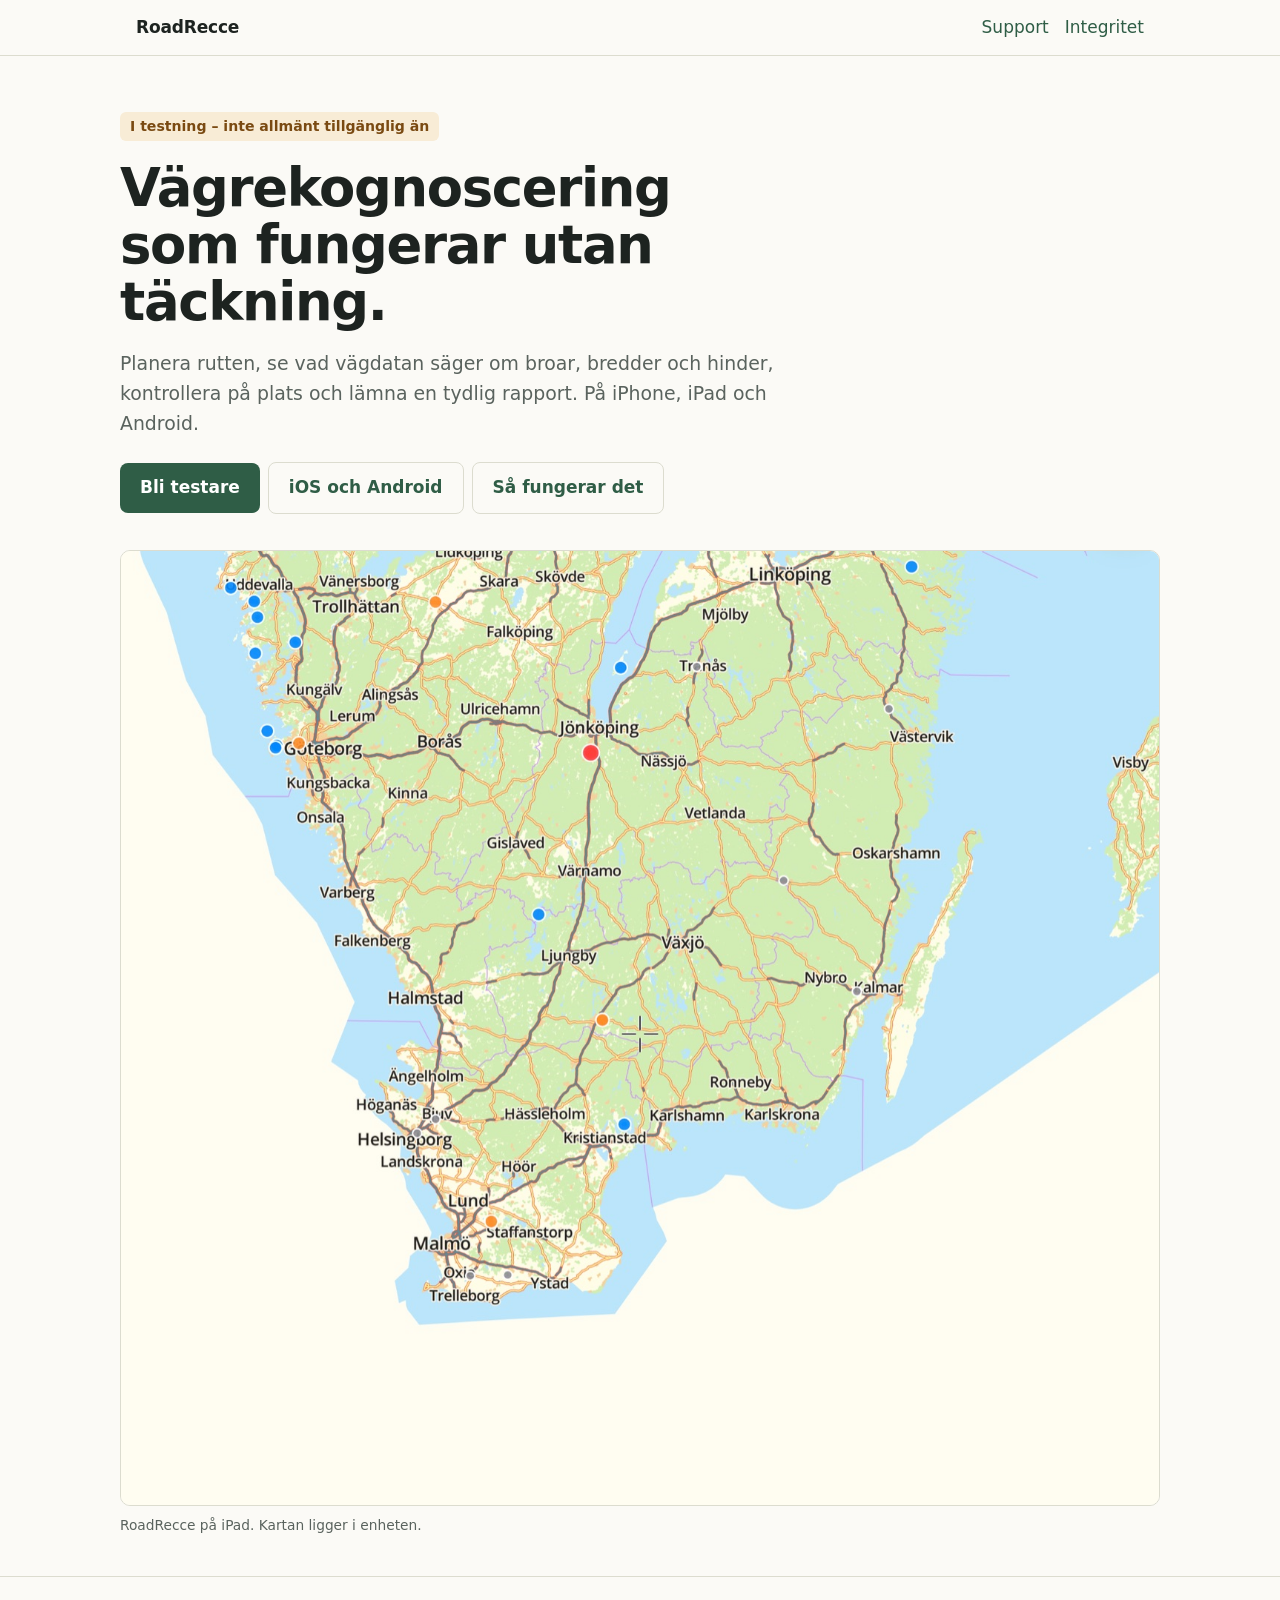
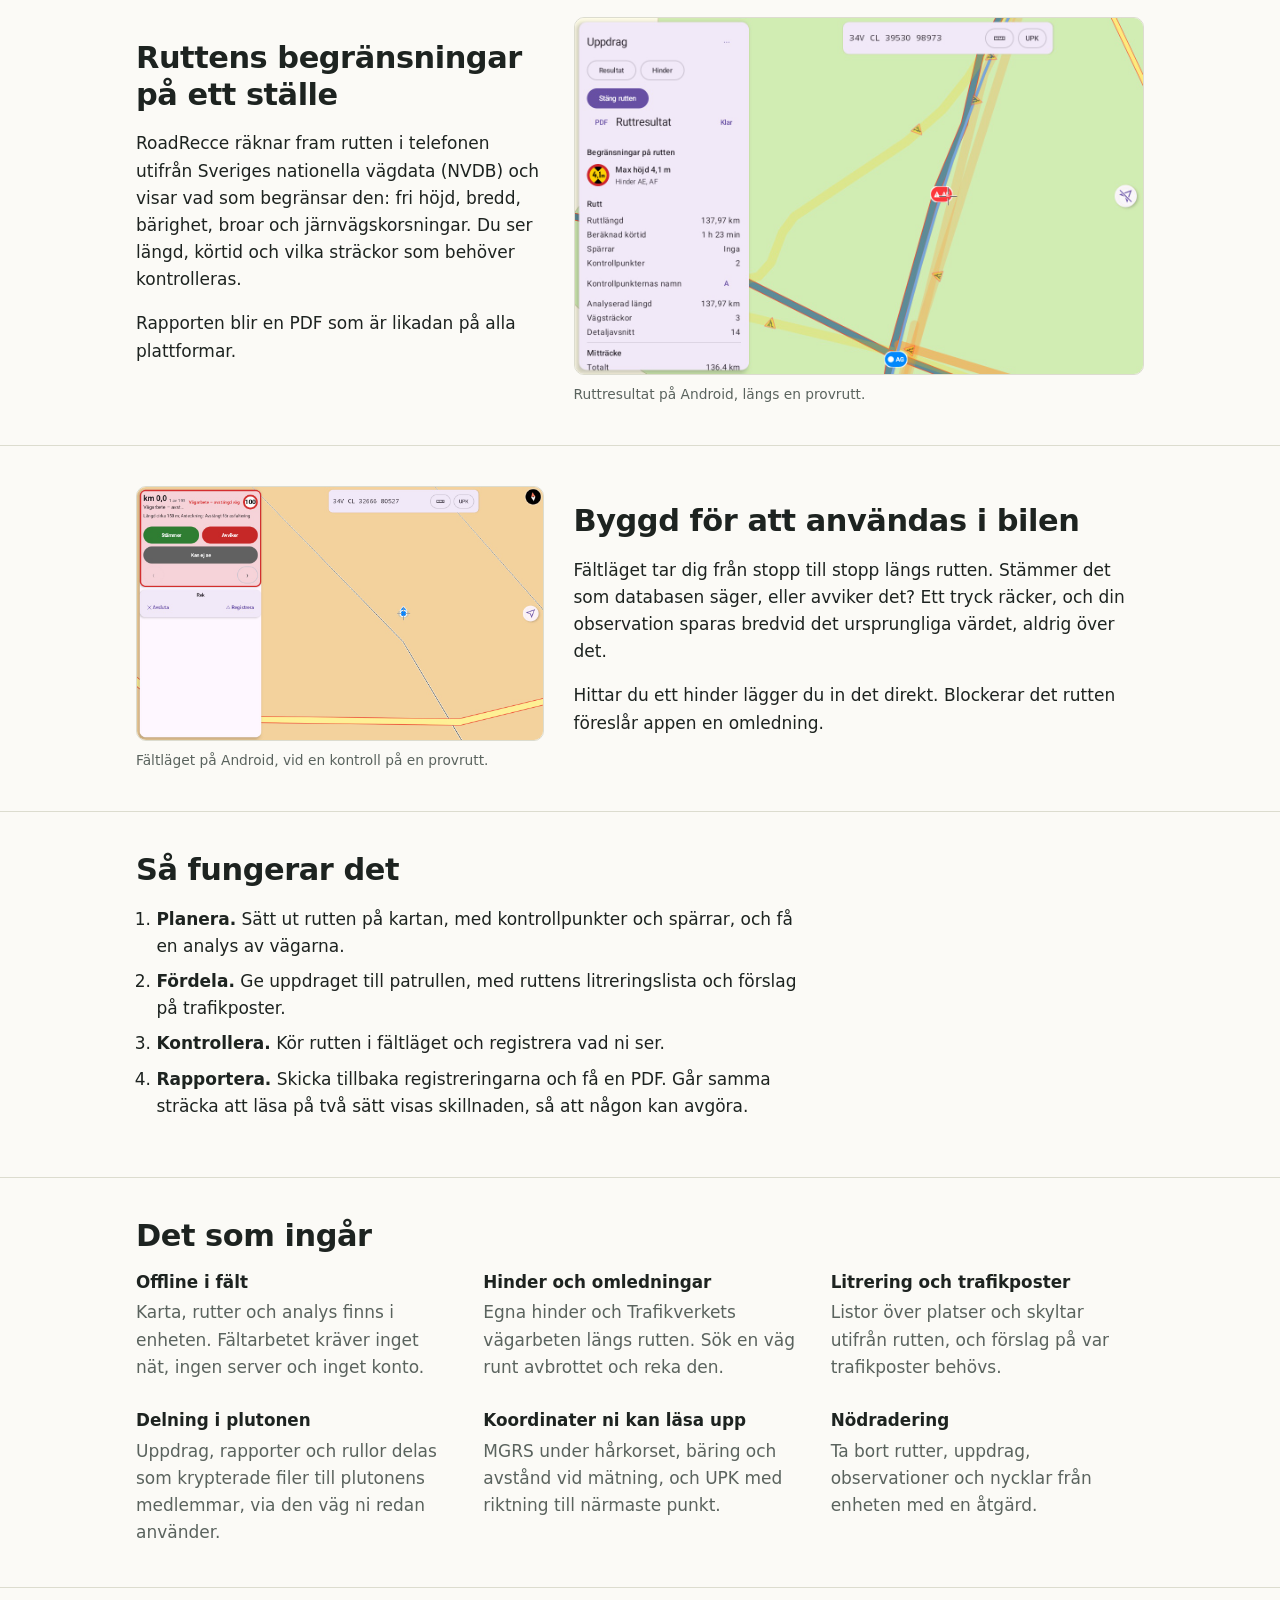
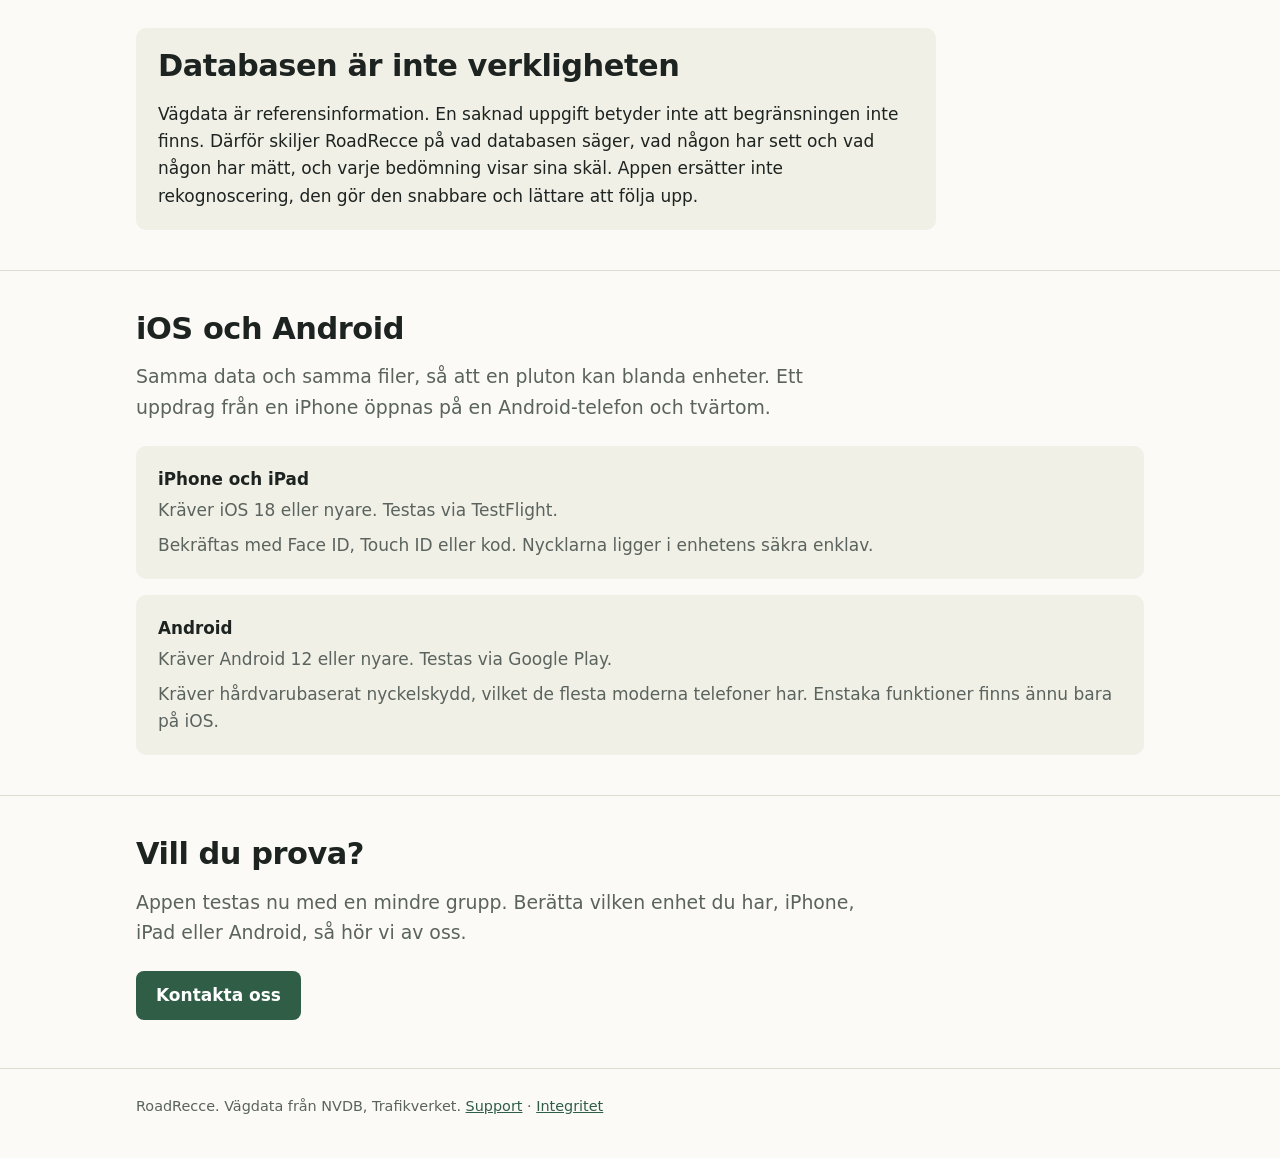
<file: index.html>
<!doctype html>
<html lang="sv"><head><meta charset="utf-8"><meta name="viewport" content="width=device-width,initial-scale=1">
<title>RoadRecce – vägrekognoscering utan täckning</title>
<meta name="description" content="RoadRecce gör vägrekognoscering digital: planera rutten, se vad vägdatan säger, kontrollera på plats och lämna en tydlig rapport. Fungerar utan uppkoppling.">
<link rel="stylesheet" href="style.css"></head><body>
<header class="top"><div class="wrap"><a class="logo" href="index.html">RoadRecce</a><nav><a href="support.html">Support</a><a href="support.html#integritet">Integritet</a></nav></div></header>
<main>
<div class="wrap hero">
<span class="status">I testning – inte allmänt tillgänglig än</span>
<h1>Vägrekognoscering som fungerar utan täckning.</h1>
<p class="lead">Planera rutten, se vad vägdatan säger om broar, bredder och hinder, kontrollera på plats och lämna en tydlig rapport. På iPhone, iPad och Android.</p>
<a class="btn" href="mailto:roadrecce@omgmedia.se?subject=RoadRecce%20testare">Bli testare</a><a class="btn alt" href="#plattformar">iOS och Android</a><a class="btn alt" href="#sa-fungerar-det">Så fungerar det</a>
<figure class="hero-shot"><img src="img/ios-karta.jpg" alt="RoadRecce på iPad: Södra Sverige på en karta som fungerar utan uppkoppling, med registrerade hinder markerade." width="1400" height="1289"><figcaption>RoadRecce på iPad. Kartan ligger i enheten.</figcaption></figure>
</div>
<section><div class="wrap split">
<div><h2>Ruttens begränsningar på ett ställe</h2><p>RoadRecce räknar fram rutten i telefonen utifrån Sveriges nationella vägdata (NVDB) och visar vad som begränsar den: fri höjd, bredd, bärighet, broar och järnvägskorsningar. Du ser längd, körtid och vilka sträckor som behöver kontrolleras.</p><p>Rapporten blir en PDF som är likadan på alla plattformar.</p></div>
<figure><img src="img/ruttresultat.jpg" width="1280" height="800" alt="Ruttresultat bredvid kartan: maxhöjd 4,1 meter vid två hinder, ruttlängd 138 kilometer." loading="lazy"><figcaption>Ruttresultat på Android, längs en provrutt.</figcaption></figure>
</div></section>
<section><div class="wrap split flip">
<div><h2>Byggd för att användas i bilen</h2><p>Fältläget tar dig från stopp till stopp längs rutten. Stämmer det som databasen säger, eller avviker det? Ett tryck räcker, och din observation sparas bredvid det ursprungliga värdet, aldrig över det.</p><p>Hittar du ett hinder lägger du in det direkt. Blockerar det rutten föreslår appen en omledning.</p></div>
<figure><img src="img/faltlage.jpg" width="1280" height="800" alt="Fältläget: ett kort visar ett vägarbete med knapparna Stämmer, Avviker och Kan ej se över kartan." loading="lazy"><figcaption>Fältläget på Android, vid en kontroll på en provrutt.</figcaption></figure>
</div></section>
<section id="sa-fungerar-det"><div class="wrap"><h2>Så fungerar det</h2>
<ol class="steps"><li><strong>Planera.</strong> Sätt ut rutten på kartan, med kontrollpunkter och spärrar, och få en analys av vägarna.</li><li><strong>Fördela.</strong> Ge uppdraget till patrullen, med ruttens litreringslista och förslag på trafikposter.</li><li><strong>Kontrollera.</strong> Kör rutten i fältläget och registrera vad ni ser.</li><li><strong>Rapportera.</strong> Skicka tillbaka registreringarna och få en PDF. Går samma sträcka att läsa på två sätt visas skillnaden, så att någon kan avgöra.</li></ol>
</div></section>
<section><div class="wrap"><h2>Det som ingår</h2><div class="grid">
<div><h3>Offline i fält</h3><p>Karta, rutter och analys finns i enheten. Fältarbetet kräver inget nät, ingen server och inget konto.</p></div>
<div><h3>Hinder och omledningar</h3><p>Egna hinder och Trafikverkets vägarbeten längs rutten. Sök en väg runt avbrottet och reka den.</p></div>
<div><h3>Litrering och trafikposter</h3><p>Listor över platser och skyltar utifrån rutten, och förslag på var trafikposter behövs.</p></div>
<div><h3>Delning i plutonen</h3><p>Uppdrag, rapporter och rullor delas som krypterade filer till plutonens medlemmar, via den väg ni redan använder.</p></div>
<div><h3>Koordinater ni kan läsa upp</h3><p>MGRS under hårkorset, bäring och avstånd vid mätning, och UPK med riktning till närmaste punkt.</p></div>
<div><h3>Nödradering</h3><p>Ta bort rutter, uppdrag, observationer och nycklar från enheten med en åtgärd.</p></div>
</div></div></section>
<section><div class="wrap"><div class="note"><h2>Databasen är inte verkligheten</h2><p>Vägdata är referensinformation. En saknad uppgift betyder inte att begränsningen inte finns. Därför skiljer RoadRecce på vad databasen säger, vad någon har sett och vad någon har mätt, och varje bedömning visar sina skäl. Appen ersätter inte rekognoscering, den gör den snabbare och lättare att följa upp.</p></div></div></section>
<section id="plattformar"><div class="wrap"><h2>iOS och Android</h2><p class="lead">Samma data och samma filer, så att en pluton kan blanda enheter. Ett uppdrag från en iPhone öppnas på en Android-telefon och tvärtom.</p>
<div class="platforms">
<div class="platform"><h3>iPhone och iPad</h3><p>Kräver iOS 18 eller nyare. Testas via TestFlight.</p><p>Bekräftas med Face ID, Touch ID eller kod. Nycklarna ligger i enhetens säkra enklav.</p></div>
<div class="platform"><h3>Android</h3><p>Kräver Android 12 eller nyare. Testas via Google Play.</p><p>Kräver hårdvarubaserat nyckelskydd, vilket de flesta moderna telefoner har. Enstaka funktioner finns ännu bara på iOS.</p></div>
</div></div></section>
<section><div class="wrap"><h2>Vill du prova?</h2><p class="lead">Appen testas nu med en mindre grupp. Berätta vilken enhet du har, iPhone, iPad eller Android, så hör vi av oss.</p><a class="btn" href="mailto:roadrecce@omgmedia.se?subject=RoadRecce%20testare">Kontakta oss</a></div></section>
</main>
<footer><div class="wrap">RoadRecce. Vägdata från NVDB, Trafikverket. <a href="support.html">Support</a> · <a href="support.html#integritet">Integritet</a></div></footer>
</body></html>
</file>
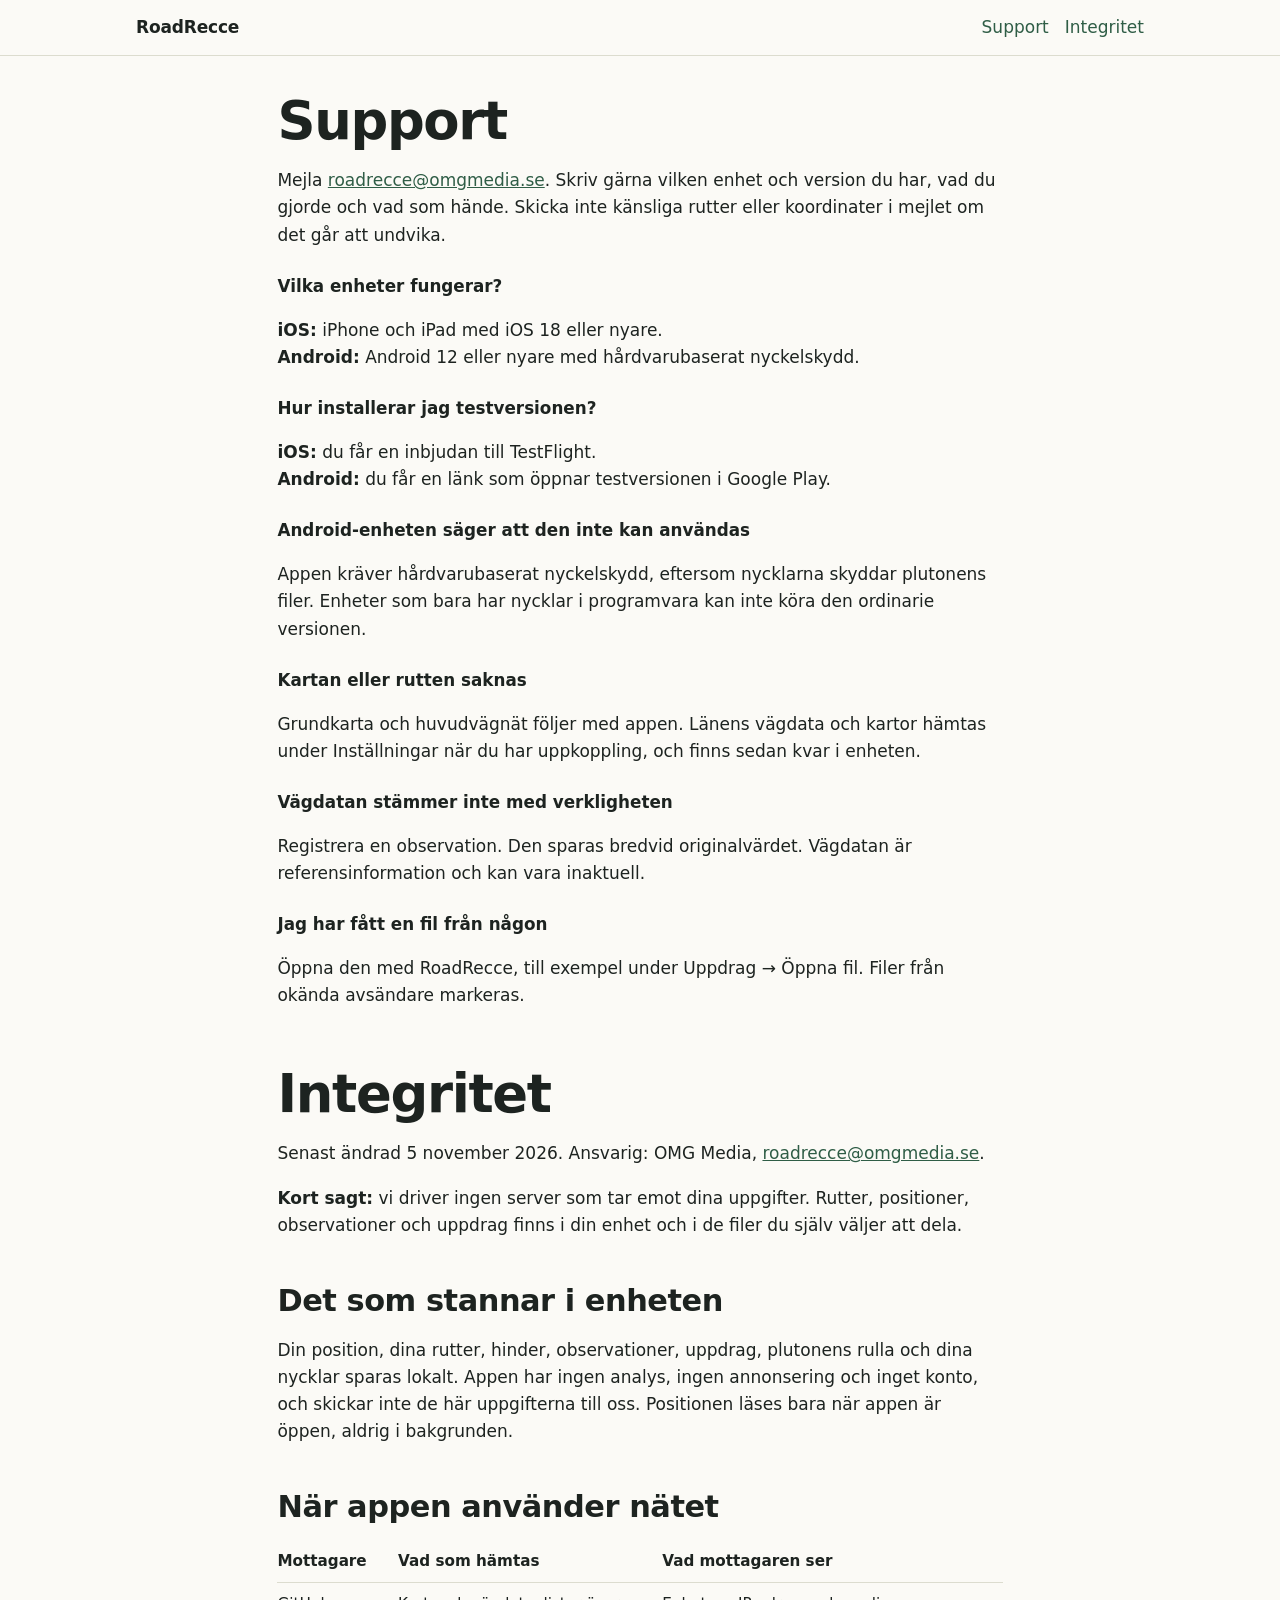
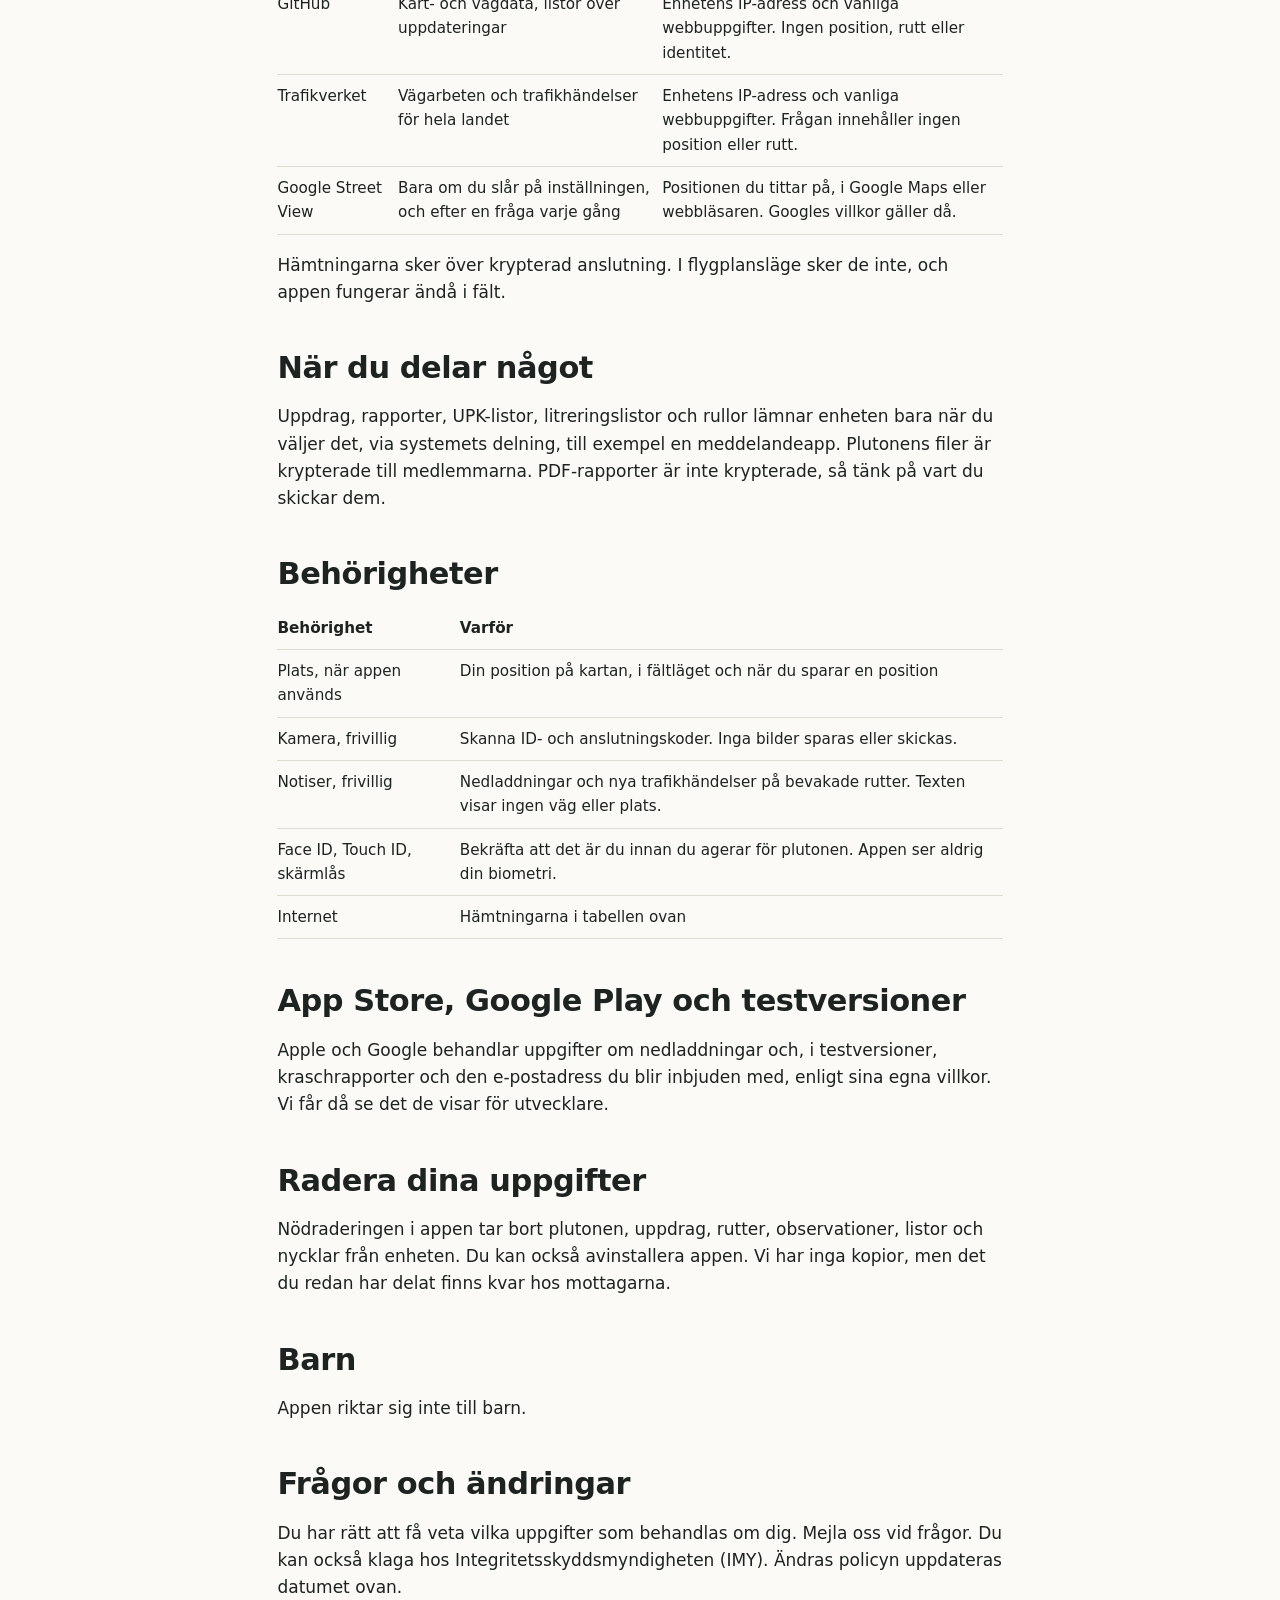
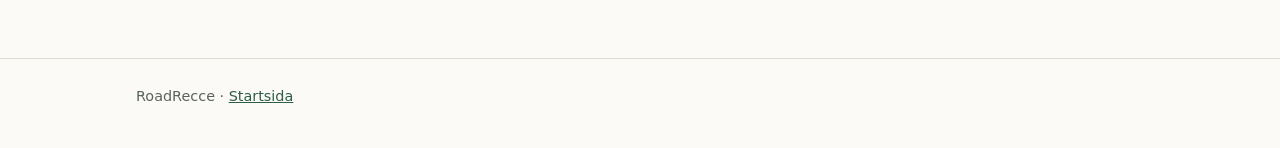
<file: support.html>
<!doctype html>
<html lang="sv"><head><meta charset="utf-8"><meta name="viewport" content="width=device-width,initial-scale=1">
<title>RoadRecce – support och integritet</title>
<meta name="description" content="Support och integritetspolicy för RoadRecce.">
<link rel="stylesheet" href="style.css"></head><body>
<header class="top"><div class="wrap"><a class="logo" href="index.html">RoadRecce</a><nav><a href="#support">Support</a><a href="#integritet">Integritet</a></nav></div></header>
<main class="wrap prose" style="padding-top:36px;padding-bottom:40px">
<h1 id="support">Support</h1>
<p>Mejla <a href="mailto:roadrecce@omgmedia.se">roadrecce@omgmedia.se</a>. Skriv gärna vilken enhet och version du har, vad du gjorde och vad som hände. Skicka inte känsliga rutter eller koordinater i mejlet om det går att undvika.</p>
<h3>Vilka enheter fungerar?</h3><p><strong>iOS:</strong> iPhone och iPad med iOS 18 eller nyare.<br><strong>Android:</strong> Android 12 eller nyare med hårdvarubaserat nyckelskydd.</p>
<h3>Hur installerar jag testversionen?</h3><p><strong>iOS:</strong> du får en inbjudan till TestFlight.<br><strong>Android:</strong> du får en länk som öppnar testversionen i Google Play.</p>
<h3>Android-enheten säger att den inte kan användas</h3><p>Appen kräver hårdvarubaserat nyckelskydd, eftersom nycklarna skyddar plutonens filer. Enheter som bara har nycklar i programvara kan inte köra den ordinarie versionen.</p>
<h3>Kartan eller rutten saknas</h3><p>Grundkarta och huvudvägnät följer med appen. Länens vägdata och kartor hämtas under Inställningar när du har uppkoppling, och finns sedan kvar i enheten.</p>
<h3>Vägdatan stämmer inte med verkligheten</h3><p>Registrera en observation. Den sparas bredvid originalvärdet. Vägdatan är referensinformation och kan vara inaktuell.</p>
<h3>Jag har fått en fil från någon</h3><p>Öppna den med RoadRecce, till exempel under Uppdrag → Öppna fil. Filer från okända avsändare markeras.</p>
<h1 id="integritet" style="margin-top:56px">Integritet</h1>
<p>Senast ändrad 5 november 2026. Ansvarig: OMG Media, <a href="mailto:roadrecce@omgmedia.se">roadrecce@omgmedia.se</a>.</p>
<p><strong>Kort sagt:</strong> vi driver ingen server som tar emot dina uppgifter. Rutter, positioner, observationer och uppdrag finns i din enhet och i de filer du själv väljer att dela.</p>
<h2>Det som stannar i enheten</h2>
<p>Din position, dina rutter, hinder, observationer, uppdrag, plutonens rulla och dina nycklar sparas lokalt. Appen har ingen analys, ingen annonsering och inget konto, och skickar inte de här uppgifterna till oss. Positionen läses bara när appen är öppen, aldrig i bakgrunden.</p>
<h2>När appen använder nätet</h2>
<div class="scroll"><table><tr><th>Mottagare</th><th>Vad som hämtas</th><th>Vad mottagaren ser</th></tr>
<tr><td>GitHub</td><td>Kart- och vägdata, listor över uppdateringar</td><td>Enhetens IP-adress och vanliga webbuppgifter. Ingen position, rutt eller identitet.</td></tr>
<tr><td>Trafikverket</td><td>Vägarbeten och trafikhändelser för hela landet</td><td>Enhetens IP-adress och vanliga webbuppgifter. Frågan innehåller ingen position eller rutt.</td></tr>
<tr><td>Google Street View</td><td>Bara om du slår på inställningen, och efter en fråga varje gång</td><td>Positionen du tittar på, i Google Maps eller webbläsaren. Googles villkor gäller då.</td></tr></table></div>
<p>Hämtningarna sker över krypterad anslutning. I flygplansläge sker de inte, och appen fungerar ändå i fält.</p>
<h2>När du delar något</h2>
<p>Uppdrag, rapporter, UPK-listor, litreringslistor och rullor lämnar enheten bara när du väljer det, via systemets delning, till exempel en meddelandeapp. Plutonens filer är krypterade till medlemmarna. PDF-rapporter är inte krypterade, så tänk på vart du skickar dem.</p>
<h2>Behörigheter</h2>
<div class="scroll"><table><tr><th>Behörighet</th><th>Varför</th></tr>
<tr><td>Plats, när appen används</td><td>Din position på kartan, i fältläget och när du sparar en position</td></tr>
<tr><td>Kamera, frivillig</td><td>Skanna ID- och anslutningskoder. Inga bilder sparas eller skickas.</td></tr>
<tr><td>Notiser, frivillig</td><td>Nedladdningar och nya trafikhändelser på bevakade rutter. Texten visar ingen väg eller plats.</td></tr>
<tr><td>Face ID, Touch ID, skärmlås</td><td>Bekräfta att det är du innan du agerar för plutonen. Appen ser aldrig din biometri.</td></tr>
<tr><td>Internet</td><td>Hämtningarna i tabellen ovan</td></tr></table></div>
<h2>App Store, Google Play och testversioner</h2>
<p>Apple och Google behandlar uppgifter om nedladdningar och, i testversioner, kraschrapporter och den e-postadress du blir inbjuden med, enligt sina egna villkor. Vi får då se det de visar för utvecklare.</p>
<h2>Radera dina uppgifter</h2>
<p>Nödraderingen i appen tar bort plutonen, uppdrag, rutter, observationer, listor och nycklar från enheten. Du kan också avinstallera appen. Vi har inga kopior, men det du redan har delat finns kvar hos mottagarna.</p>
<h2>Barn</h2><p>Appen riktar sig inte till barn.</p>
<h2>Frågor och ändringar</h2>
<p>Du har rätt att få veta vilka uppgifter som behandlas om dig. Mejla oss vid frågor. Du kan också klaga hos Integritetsskyddsmyndigheten (IMY). Ändras policyn uppdateras datumet ovan.</p>
</main>
<footer><div class="wrap">RoadRecce · <a href="index.html">Startsida</a></div></footer>
</body></html>
</file>
<file: style.css>
:root{--bg:#fbfaf6;--ink:#1d2320;--muted:#5a635e;--line:#dcdccf;--panel:#f1f0e6;--brand:#2f5d46;--brand-ink:#fff;--warn:#7a4a12;--warn-bg:#f8ecd6}
@media (prefers-color-scheme:dark){:root{--bg:#141815;--ink:#eceee8;--muted:#a4aca6;--line:#2e3631;--panel:#1d231f;--brand:#7fc29c;--brand-ink:#10231a;--warn:#f0c98b;--warn-bg:#33291a}}
*{box-sizing:border-box}html{-webkit-text-size-adjust:100%}
body{margin:0;background:var(--bg);color:var(--ink);font:17px/1.6 system-ui,-apple-system,"Segoe UI",Roboto,sans-serif}
a{color:var(--brand)}img{max-width:100%;height:auto;display:block;border-radius:10px;border:1px solid var(--line)}
.wrap{max-width:1040px;margin:0 auto;padding:0 16px}
header.top{border-bottom:1px solid var(--line)}header.top .wrap{display:flex;gap:16px;align-items:center;justify-content:space-between;padding-top:14px;padding-bottom:14px}
.logo{font-weight:700;letter-spacing:-.01em;text-decoration:none;color:var(--ink)}nav a{margin-left:16px;text-decoration:none}
h1{font-size:clamp(2rem,6vw,3.3rem);line-height:1.08;letter-spacing:-.025em;margin:0 0 18px;max-width:17ch}
h2{font-size:clamp(1.4rem,3.4vw,1.9rem);line-height:1.2;letter-spacing:-.015em;margin:0 0 14px}h3{font-size:1.05rem;margin:0 0 4px}
.hero{padding:56px 0 40px}.lead{font-size:1.18rem;color:var(--muted);max-width:60ch;margin:0 0 24px}
.status{display:inline-block;background:var(--warn-bg);color:var(--warn);border-radius:6px;padding:3px 10px;font-size:.88rem;font-weight:600;margin-bottom:18px}
.btn{display:inline-block;background:var(--brand);color:var(--brand-ink);padding:11px 20px;border-radius:8px;text-decoration:none;font-weight:600;margin:0 8px 8px 0}.btn.alt{background:none;color:var(--brand);border:1px solid var(--line)}
section{padding:40px 0;border-top:1px solid var(--line)}
.grid{display:grid;gap:26px 34px;grid-template-columns:repeat(auto-fit,minmax(270px,1fr))}.grid p{margin:0;color:var(--muted)}
.split{display:grid;gap:30px;align-items:center;grid-template-columns:1fr}@media (min-width:820px){.split{grid-template-columns:5fr 7fr}.split.flip>:first-child{order:2}}
figure{margin:0}figcaption{font-size:.86rem;color:var(--muted);margin-top:8px}
ol.steps{padding-left:1.2em;max-width:62ch}ol.steps li{margin-bottom:8px}
.note{background:var(--panel);border-radius:10px;padding:20px 22px;max-width:74ch}.note p:last-child{margin-bottom:0}
.prose{max-width:70ch}.prose h2{margin-top:44px}.prose h3{margin-top:24px}
table{border-collapse:collapse;width:100%;font-size:.95rem}th,td{text-align:left;padding:9px 10px 9px 0;border-bottom:1px solid var(--line);vertical-align:top}th{font-weight:600}
.scroll{overflow-x:auto}.todo{background:#ffe08a;color:#3a2a00;padding:0 4px;border-radius:3px}
footer{border-top:1px solid var(--line);padding:26px 0 40px;color:var(--muted);font-size:.9rem}
.platforms{display:grid;gap:16px}.platform{background:var(--panel);border-radius:10px;padding:20px 22px}.platform p{margin:0 0 8px;color:var(--muted)}.platform p:last-child{margin-bottom:0}
.hero-shot{margin-top:28px}
</file>
